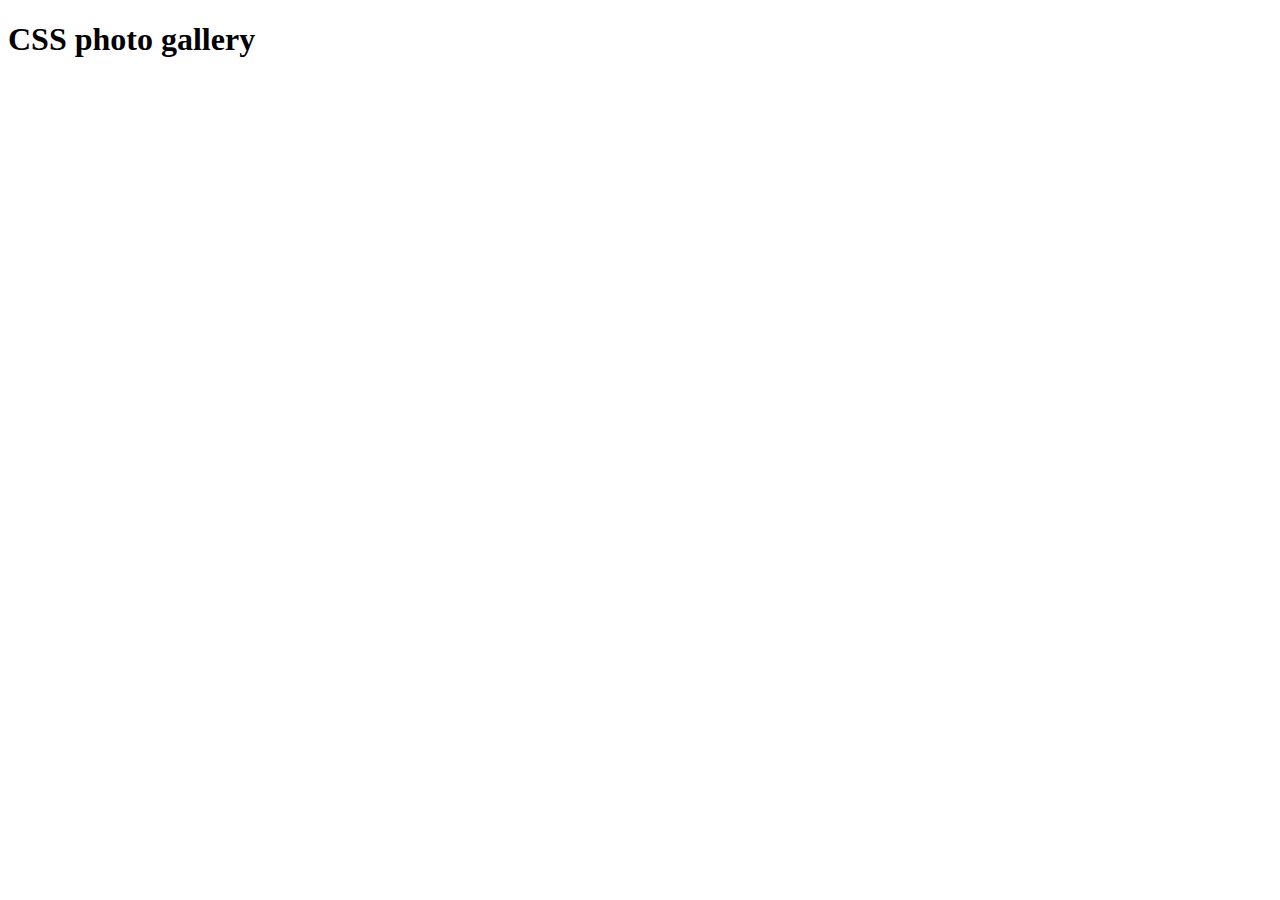
<file: grc339/css-photo-gallery/index.html>
<!doctype html>  
<html lang="en">  
    <head>  
        <meta charset="UTF-8" />  
        <meta name="viewport" content="width=device-width, initial-scale=1" />  
        <meta http-equiv="Cache-Control" content="no-cache, no-store, must-revalidate" />  
        <meta http-equiv="Pragma" content="no-cache" />  
        <meta http-equiv="Expires" content="0" />  
        <title>GRC 339: CSS photo gallery</title>  
    </head>   
    <body>  
        <h1>CSS photo gallery</h1>  
    </body>  
</html>
</file>
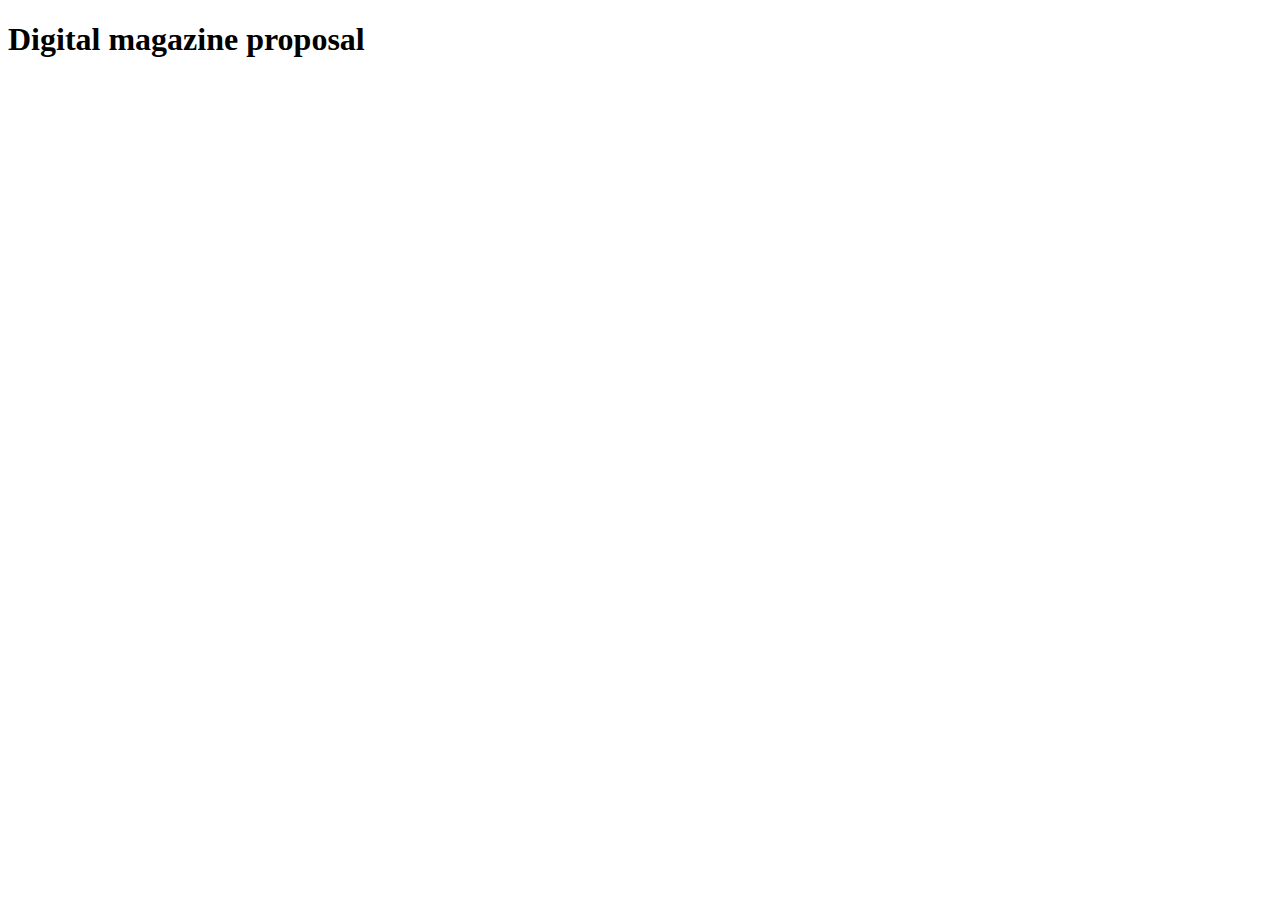
<file: grc339/digital-magazine-proposal/index.html>
<!doctype html>  
<html lang="en">  
    <head>  
        <meta charset="UTF-8" />  
        <meta name="viewport" content="width=device-width, initial-scale=1" />  
        <meta http-equiv="Cache-Control" content="no-cache, no-store, must-revalidate" />  
        <meta http-equiv="Pragma" content="no-cache" />  
        <meta http-equiv="Expires" content="0" />  
        <title>GRC 339: Digital magazine proposal</title>  
    </head>   
    <body>  
        <h1>Digital magazine proposal</h1>  
    </body>  
</html>
</file>
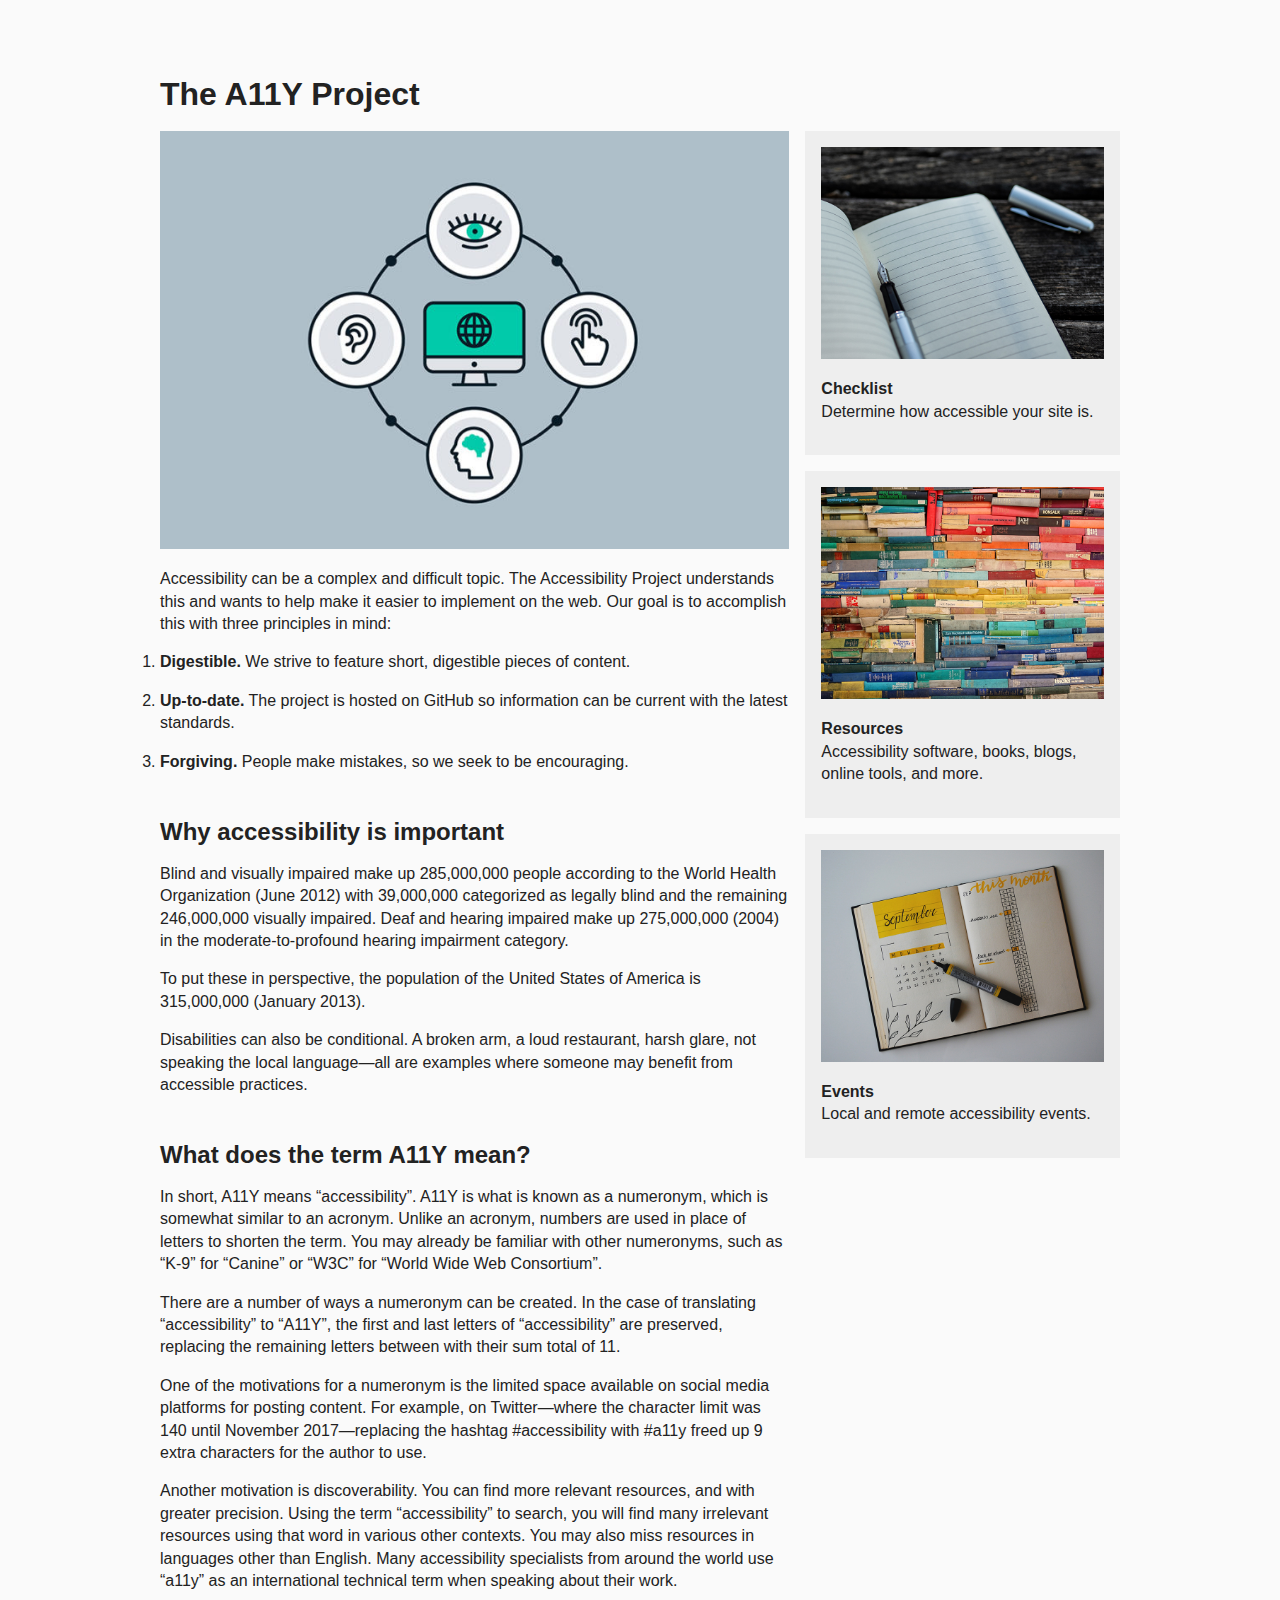
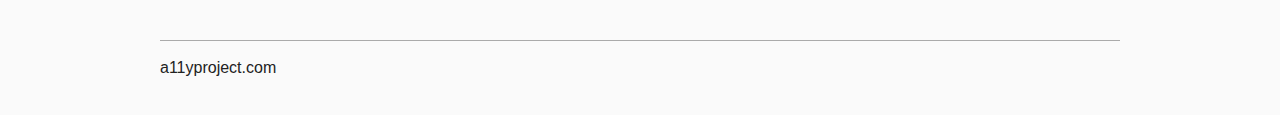
<file: grc339/flexbox-basic-layout/index.html>
<!DOCTYPE html>
<html lang="en">
    <head>
        <meta charset="UTF-8" />
        <meta name="viewport" content="width=device-width, initial-scale=1" />
        <link rel="stylesheet" type="text/css" href="flexbox.css" />
        <title>Flexbox basic layout</title>
    </head>
    <body>
        <div class="container">
            <header>
                <h1> The A11Y Project
</h1>
            </header>
            <article>
                <figure>
                    <img src="accessibility-icon-illustration.jpg" alt="Illustration of a computer with four icons representing Visual Impairment, Hearing Impairment, Motor Skills/Physical Disabilities, Photosensitive Seizures, and Cognitive Disabilities.">
                         <!-- Photo by Dreamhost) -->
                </figure>
              <p>
				  Accessibility can be a complex and difficult topic. The Accessibility Project understands this and wants to help make it easier to implement on the web. Our goal is to accomplish this with three principles in mind:
              </p>

			<ol>
				<li>
					<p><strong>Digestible.</strong> We strive to feature short, digestible pieces of content.</p>
				</li>
				<li>
					<p><strong>Up-to-date.</strong> The project is hosted on GitHub so information can be current with the latest standards.</p>
				</li>
				<li>
					<p><strong>Forgiving.</strong> People make mistakes, so we seek to be encouraging.</p>
				</li>
			</ol>

			<h2>Why accessibility is important</h2>

			<p>
				Blind and visually impaired make up 285,000,000 people according to the World Health Organization (June 2012) with 39,000,000 categorized as legally blind and the remaining 246,000,000 visually impaired. Deaf and hearing impaired make up 275,000,000 (2004) in the moderate-to-profound hearing impairment category.
			</p>

			<p>
				To put these in perspective, the population of the United States of America is 315,000,000 (January 2013).
			</p>

			<p>
				Disabilities can also be conditional. A broken arm, a loud restaurant, harsh glare, not speaking the local language—all are examples where someone may benefit from accessible practices.
			</p>
			
			<h2>What does the term A11Y mean?</h2>

			<p>
				In short, A11Y means “accessibility”. A11Y is what is known as a numeronym, which is somewhat similar to an acronym. Unlike an acronym, numbers are used in place of letters to shorten the term. You may already be familiar with other numeronyms, such as “K-9” for “Canine” or “W3C” for “World Wide Web Consortium”.
			</p>

			<p>
				There are a number of ways a numeronym can be created. In the case of translating “accessibility” to “A11Y”, the first and last letters of “accessibility” are preserved, replacing the remaining letters between with their sum total of 11.
			</p>

			<p>
				One of the motivations for a numeronym is the limited space available on social media platforms for posting content. For example, on Twitter—where the character limit was 140 until November 2017—replacing the hashtag #accessibility with #a11y freed up 9 extra characters for the author to use.
			</p>

			<p>
				Another motivation is discoverability. You can find more relevant resources, and with greater precision. Using the term “accessibility” to search, you will find many irrelevant resources using that word in various other contexts. You may also miss resources in languages other than English. Many accessibility specialists from around the world use “a11y” as an international technical term when speaking about their work.
			</p>


            </article>
            <aside>
            
                <section>
                	<a href="https://a11yproject.com/checklist/">
						<figure>
							<img src="notebook-with-a-pen.jpg" alt="Notebook open with a pen on top.">
							<!-- Photo by Aaron Burden on Unsplash (https://unsplash.com/@aaronburden) -->
						</figure>
						<h3>Checklist</h3>
						<p>
							Determine how accessible your site is.
						</p>
                    </a>
                </section>
                
                <section>
                	<a href="https://a11yproject.com/resources/">
						<figure>
							<img src="pile-of-colorful-books.jpg" alt="Pile of colorful books.">
							<!-- Photo by Robert Anasch on Unsplash (https://unsplash.com/@diesektion) -->
					   </figure>
						 <h3>Resources</h3>
						<p>
							Accessibility software, books, blogs, online tools, and more.
						</p>
                    </a>
                </section>

                <section>
                	<a href="https://a11yproject.com/events/">
						<figure>
							<img src="notebook-with-highlighter.jpg" alt="Notebook with a highlighted calendar and a highlighter">
							<!-- Photo by Estée Janssens on Unsplash (https://unsplash.com/@esteejanssens)  -->
						</figure>
						<h3>Events</h3>
						<p>
						   Local and remote accessibility events.
						</p>
                     </a>
               </section>
                


            </aside>
            <footer>
                <p>
                	<a href="https://a11yproject.com/">a11yproject.com</a>
                </p>
            </footer>
        </div>
    </body>
</html>
</file>
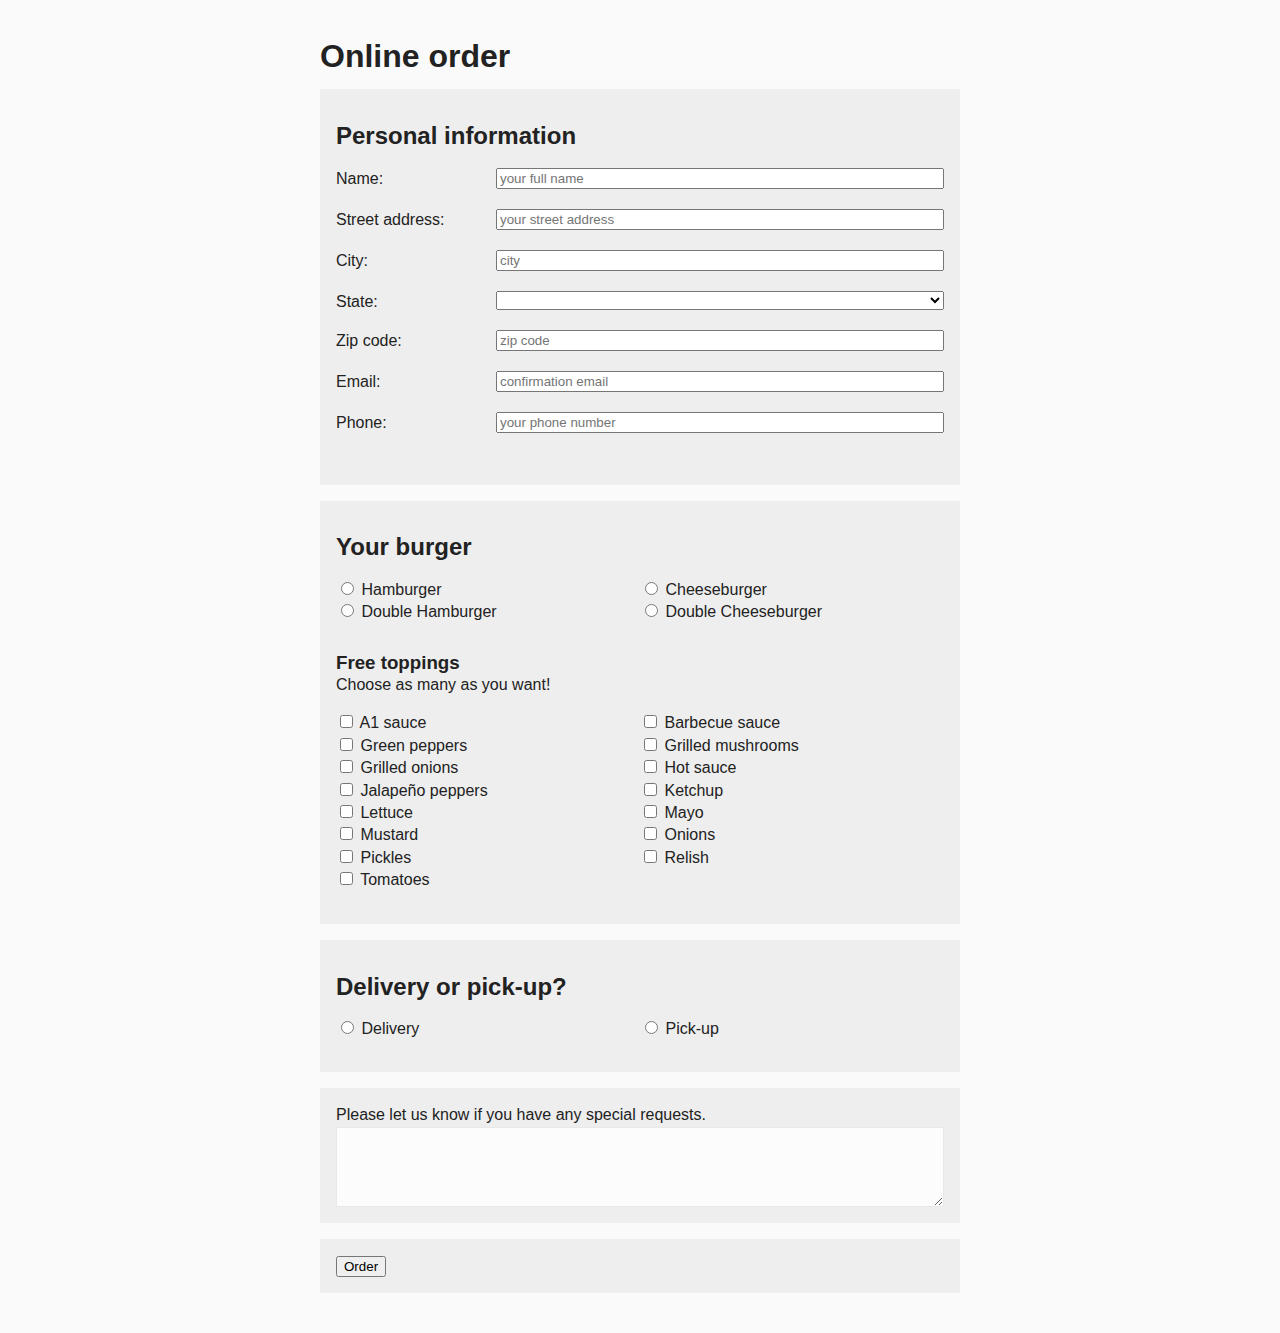
<file: grc339/flexbox-form/index.html>
<!DOCTYPE html>
<html>
    <head>
        <meta charset="UTF-8" />
        <title>Flexbox form</title>
        <link rel="stylesheet" type="text/css" href="flexboxform.css">
    </head>
    <body>
        <div class="container">
        <header>
            <h1>Online order</h1>
        </header>
            <form>
                <section class="personal-info">
                    <h2>Personal information</h2>
                    <ul>
                        <li><label for="name">Name:</label> <input type="text" name="name" id="name" placeholder="your full name" /></li>
                        <li><label for="street-address">Street address:</label> <input type="text" name="street-address" id="street-address" placeholder="your street address" /></li>
                        <li><label for="city">City:</label> <input type="text" name="city" id="city" placeholder="city" /></li>
                        <li>
                            <label for="state">State:</label>
                            <select id="state" name="state">
                                <option value=""></option>
                                <option value="AL">Alabama</option>
                                <option value="AK">Alaska</option>
                                <option value="AZ">Arizona</option>
                                <option value="AR">Arkansas</option>
                                <option value="CA">California</option>
                                <option value="CO">Colorado</option>
                                <option value="CT">Connecticut</option>
                                <option value="DE">Delaware</option>
                                <option value="DC">District Of Columbia</option>
                                <option value="FL">Florida</option>
                                <option value="GA">Georgia</option>
                                <option value="HI">Hawaii</option>
                                <option value="ID">Idaho</option>
                                <option value="IL">Illinois</option>
                                <option value="IN">Indiana</option>
                                <option value="IA">Iowa</option>
                                <option value="KS">Kansas</option>
                                <option value="KY">Kentucky</option>
                                <option value="LA">Louisiana</option>
                                <option value="ME">Maine</option>
                                <option value="MD">Maryland</option>
                                <option value="MA">Massachusetts</option>
                                <option value="MI">Michigan</option>
                                <option value="MN">Minnesota</option>
                                <option value="MS">Mississippi</option>
                                <option value="MO">Missouri</option>
                                <option value="MT">Montana</option>
                                <option value="NE">Nebraska</option>
                                <option value="NV">Nevada</option>
                                <option value="NH">New Hampshire</option>
                                <option value="NJ">New Jersey</option>
                                <option value="NM">New Mexico</option>
                                <option value="NY">New York</option>
                                <option value="NC">North Carolina</option>
                                <option value="ND">North Dakota</option>
                                <option value="OH">Ohio</option>
                                <option value="OK">Oklahoma</option>
                                <option value="OR">Oregon</option>
                                <option value="PA">Pennsylvania</option>
                                <option value="RI">Rhode Island</option>
                                <option value="SC">South Carolina</option>
                                <option value="SD">South Dakota</option>
                                <option value="TN">Tennessee</option>
                                <option value="TX">Texas</option>
                                <option value="UT">Utah</option>
                                <option value="VT">Vermont</option>
                                <option value="VA">Virginia</option>
                                <option value="WA">Washington</option>
                                <option value="WV">West Virginia</option>
                                <option value="WI">Wisconsin</option>
                                <option value="WY">Wyoming</option>
                            </select>
                        </li>
                        <li><label for="street-address">Zip code:</label> <input type="text" name="zip-code" id="zip-code" placeholder="zip code" /></li>
                        <li><label for="email">Email:</label> <input type="email" name="email" id="email" placeholder="confirmation email" /></li>
                        <li><label for="phone">Phone:</label> <input type="tel" name="phone" id="phone" placeholder="your phone number" /></li>
                    </ul>
                </section>

                <section class="order">
                    <h2>Your burger</h2>

                    <ul>
                        <li><input type="radio" id="hamburguer" value="hamburguer" name="burger" /> <label for="hamburguer">Hamburger</label></li>
                        <li><input type="radio" id="cheeseburger" value="cheeseburger" name="burger" /> <label for="cheeseburger">Cheeseburger</label></li>
                        <li><input type="radio" id="double-hamburguer" value="double-hamburguer" name="burger" /> <label for="double-hamburguer">Double Hamburger</label></li>
                        <li><input type="radio" id="double-cheeseburger" value="double-cheeseburger" name="burger" /> <label for="double-cheeseburger">Double Cheeseburger</label></li>
                    </ul>

                    <h3>Free toppings</h3>
                    <p>Choose as many as you want!</p>
                    <ul>
                        <li><input type="checkbox" id="a1-sauce" value="a1-sauce" /> <label for="a1-sauce">A1 sauce</label></li>
                        <li><input type="checkbox" id="barbecue-sauce" value="barbecue-sauce" /> <label for="barbecue-sauce">Barbecue sauce</label></li>
                        <li><input type="checkbox" id="green-peppers" value="green-peppers" /> <label for="green-peppers">Green peppers</label></li>
                        <li><input type="checkbox" id="grilled-mushrooms" value="grilled-mushrooms" /> <label for="grilled-mushrooms">Grilled mushrooms</label></li>
                        <li><input type="checkbox" id="grilled-onions" value="grilled-onions" /> <label for="grilled-onions">Grilled onions</label></li>
                        <li><input type="checkbox" id="hot-sauce" value="hot-sauce" /> <label for="hot-sauce">Hot sauce</label></li>
                        <li><input type="checkbox" id="jalapeno-peppers" value="jalapeno-peppers" /> <label for="jalapeno-peppers">Jalapeño peppers</label></li>
                        <li><input type="checkbox" id="ketchup" value="ketchup" /> <label for="ketchup">Ketchup</label></li>
                        <li><input type="checkbox" id="lettuce" value="lettuce" /> <label for="lettuce">Lettuce</label></li>
                        <li><input type="checkbox" id="mayo" value="mayo" /> <label for="mayo">Mayo</label></li>
                        <li><input type="checkbox" id="mustard" value="mustard" /> <label for="mustard">Mustard</label></li>
                        <li><input type="checkbox" id="onions" value="onions" /> <label for="onions">Onions</label></li>
                        <li><input type="checkbox" id="pickles" value="pickles" /> <label for="pickles">Pickles</label></li>
                        <li><input type="checkbox" id="relish" value="relish" /> <label for="relish">Relish</label></li>
                        <li><input type="checkbox" id="tomatoes" value="tomatoes" /> <label for="tomatoes">Tomatoes</label></li>
                    </ul>
                </section>
                <section  class="method">
                    <h2>Delivery or pick-up?</h2>
                    <ul>
                        <li><input type="radio" id="delivery" value="delivery" name="method" /> <label for="delivery">Delivery</label></li>
                        <li><input type="radio" id="pick-up" value="pick-up" name="method" /> <label for="pick-up">Pick-up</label></li>
                    </ul>
                </section>
                <section><label for="notes">Please let us know if you have any special requests.</label><textarea id="notes" name="notes"></textarea></section>
                <section>
                    <button type="order">Order</button>
                </section>
            </form>
        </div>
    </body>
</html>
</file>
<file: grc339/flexbox-basic-layout/flexbox.css>
/*CSS DOCUMENT*/

html, body, div, applet, object, iframe, h1, h2, h3, h4, h5, h6, p, blockquote, pre, a, abbr, acronym, address, big, cite, code, del, dfn, em, img, ins, kbd, q, s, samp, small, strike, sub, sup, tt, var, b, u, i, center, dl, dt, dd, ol, ul, li, fieldset, form, label, legend, table, caption, tbody, tfoot, thead, tr, th, td, article, aside, canvas, details, embed, figure, figcaption, footer, header, hgroup, menu, nav, output, ruby, section, summary, time, mark, audio, video {margin: 0; padding: 0; border: 0; font-size: 100%; font: inherit;} /*My edited version of the Eric Meyer’s reset tool. You may want to include this in all of your future CSS files. */

body {
	font-family: sans-serif;
	line-height: 1.4em;
	color: #222;
	background-color: #fafafa;
	box-sizing: border-box;
	}

img {
	width: 100%;
	margin-bottom: 0.8em;
	}

div.container{
	display: flex;
	flex-wrap: wrap;
	max-width: 60em;
	margin: auto;
	padding: 1.2em;
}

header{
	flex: 1 0 100%;
}

article{
	flex: 2 0 30em;
	margin-right: 1em;
}

aside{
	flex: 1 0 15em;
}

footer{
	border-top: 1px solid #aaaaaa;
	flex: 1 0 100%;
	padding-top: 1em;
	margin-top: 2em;
}

h1{
	font-weight: bold;
	font-size: 2em;
	margin: 2em 0 0.8em 0;
}

h2{
	font-weight: bold;
	font-size: 1.5em;
	margin: 2em 0 0.8em;
}

h3{
	font-weight: bold;
}

a{
	color: #222;
	text-decoration: none;
}

p{
	margin-bottom: 1em;
}

section{
	background-color: #eeeeee;
	padding: 1em;
	margin-bottom: 1em;
}
</file>
<file: grc339/flexbox-form/flexboxform.css>
/*CSS DOCUMENT*/

body {
	font-family: sans-serif;
	line-height: 1.4em;
	color: #222;
	background-color: #fafafa;
	box-sizing: border-box;
	}
	
div.container {
    max-width: 40em;
    margin: 0.5em;
    padding: 1em;
}

section.personal-info ul li,
section.order ul,
section.method ul{
	display: flex;
	flex-wrap: wrap;
}

section.personal-info ul li label{
	width: 10em;
}

section.personal-info ul li input[type="text"],
section ul li input[type="email"],
section ul li input[type="tel"],
section ul li select {
	flex: 4 0 25em;
	box-sizing: border-box;
	margin-bottom: 1.5em;
}


section.order ul li,
section.method ul li{
	flex: 1 0 15em;
}

section {
    background: #eee;
    padding: 1em;
    margin-bottom: 1em;
}

section p {
	margin-top: 0;
}

ul{
	list-style-type: none;
	padding: 0;
}

h3{
	margin: 1.5em 0 0 0;
}

textarea {
	box-sizing: border-box;
	display: block;
	width: 100%;  
	height: 6em;
	background: #fcfcfc;
	border: 1px solid #e8e8e8;
	padding: 0.4em;
	font-family: sans-serif;
	color: #777;
	}

@media only screen and (min-width: 40em) {

  div.container {
    margin: auto;
  }

}
</file>
